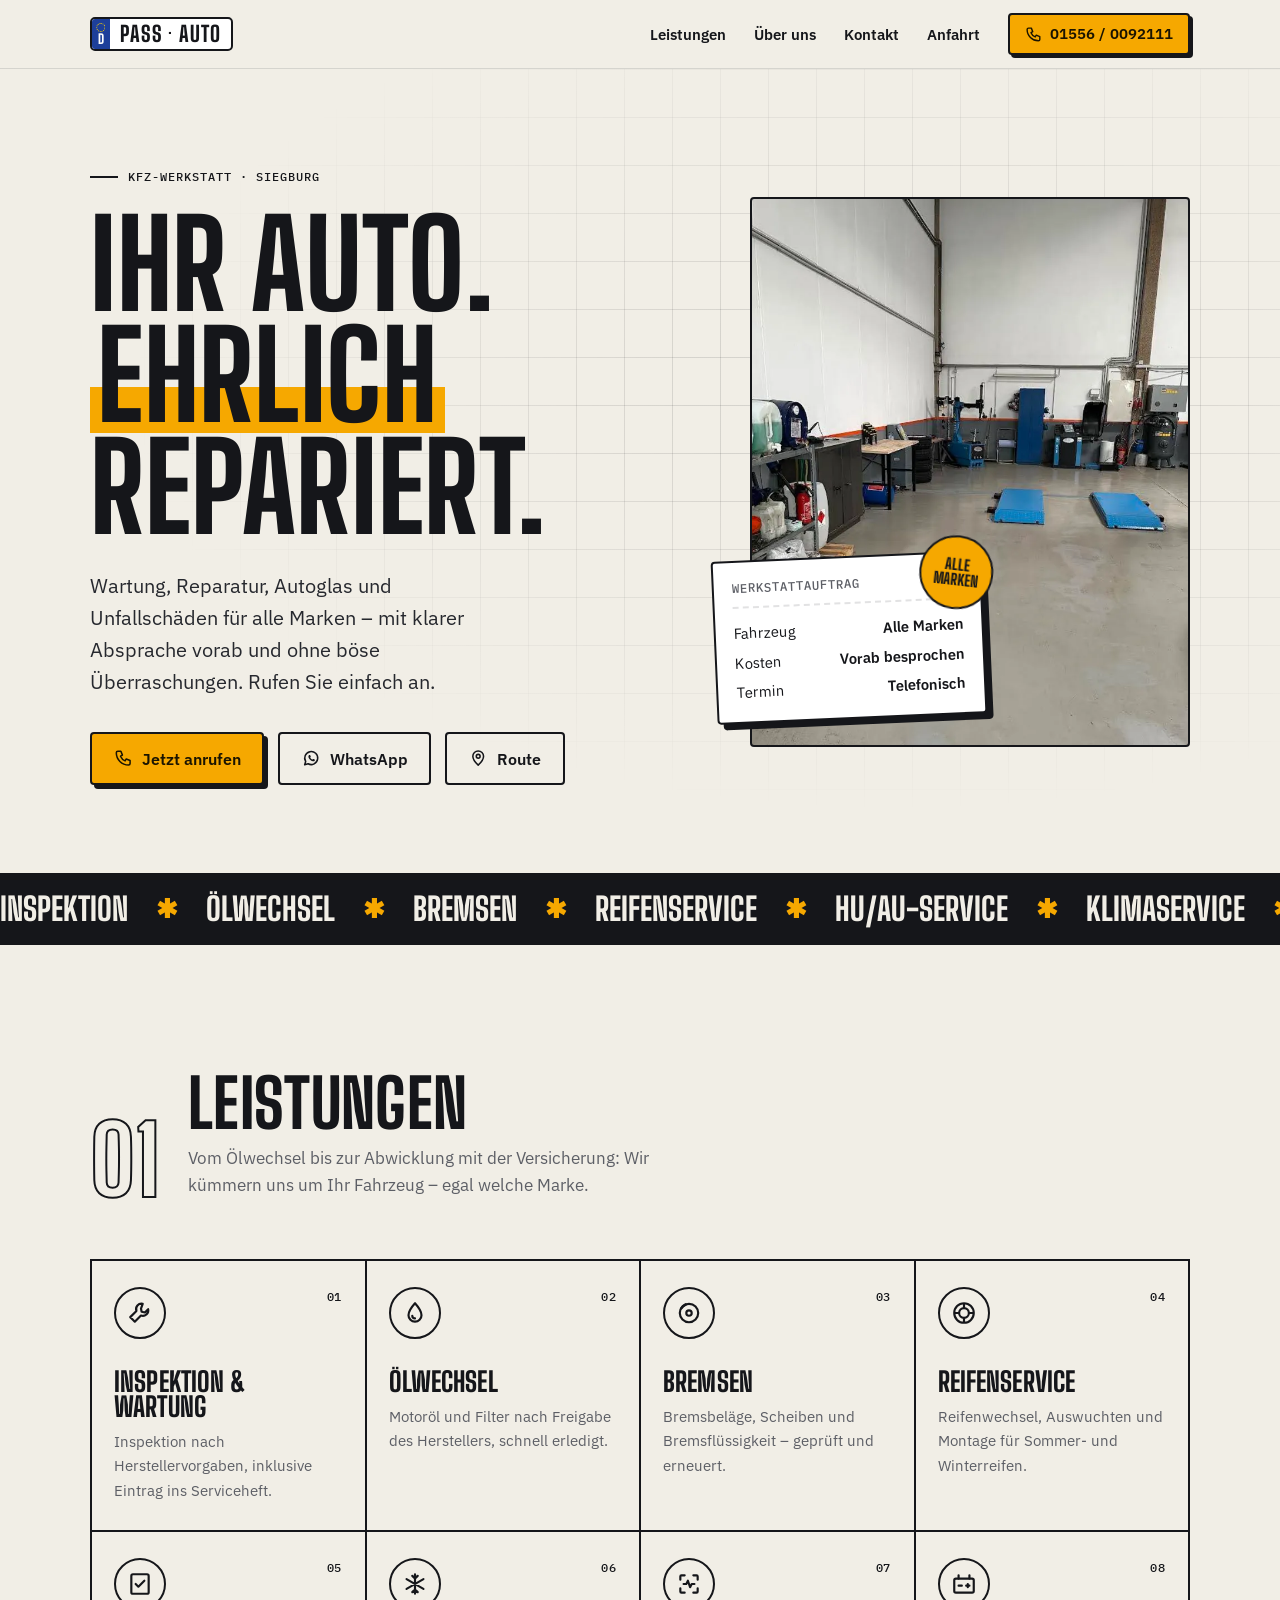
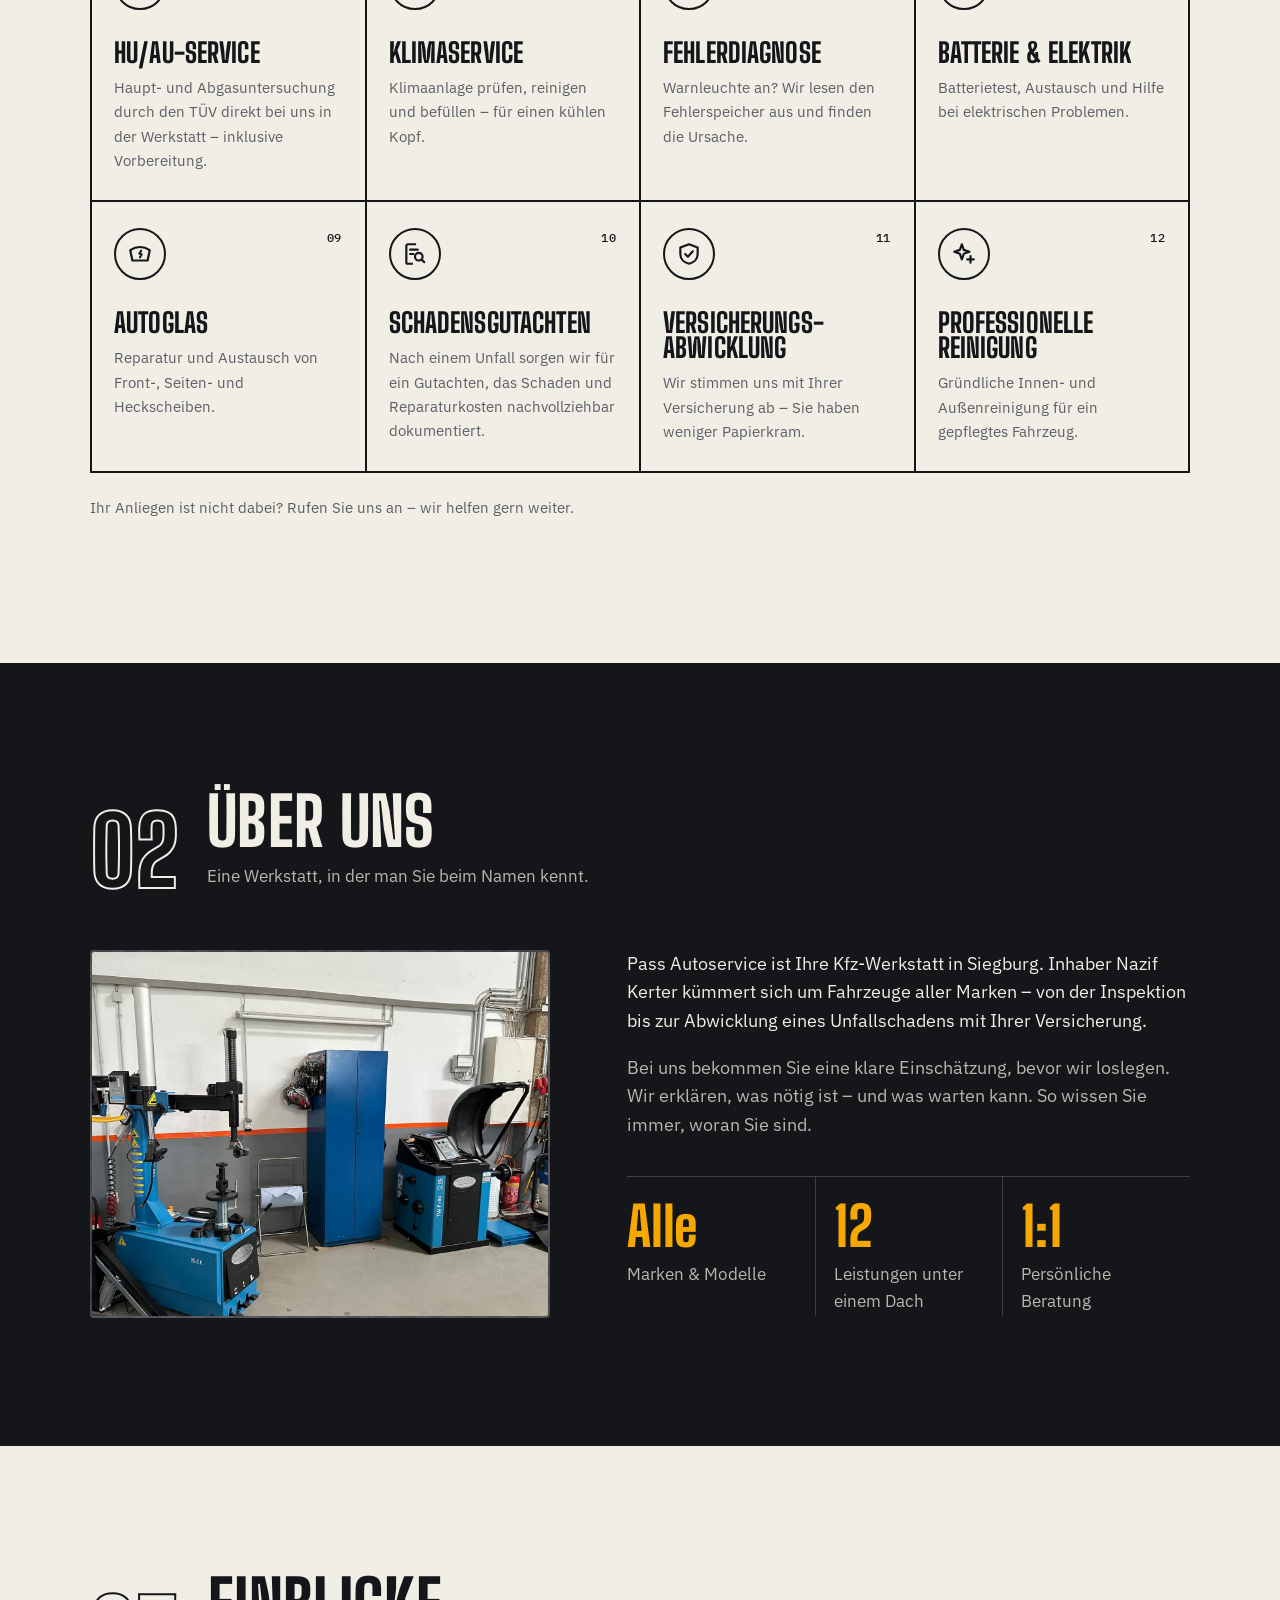
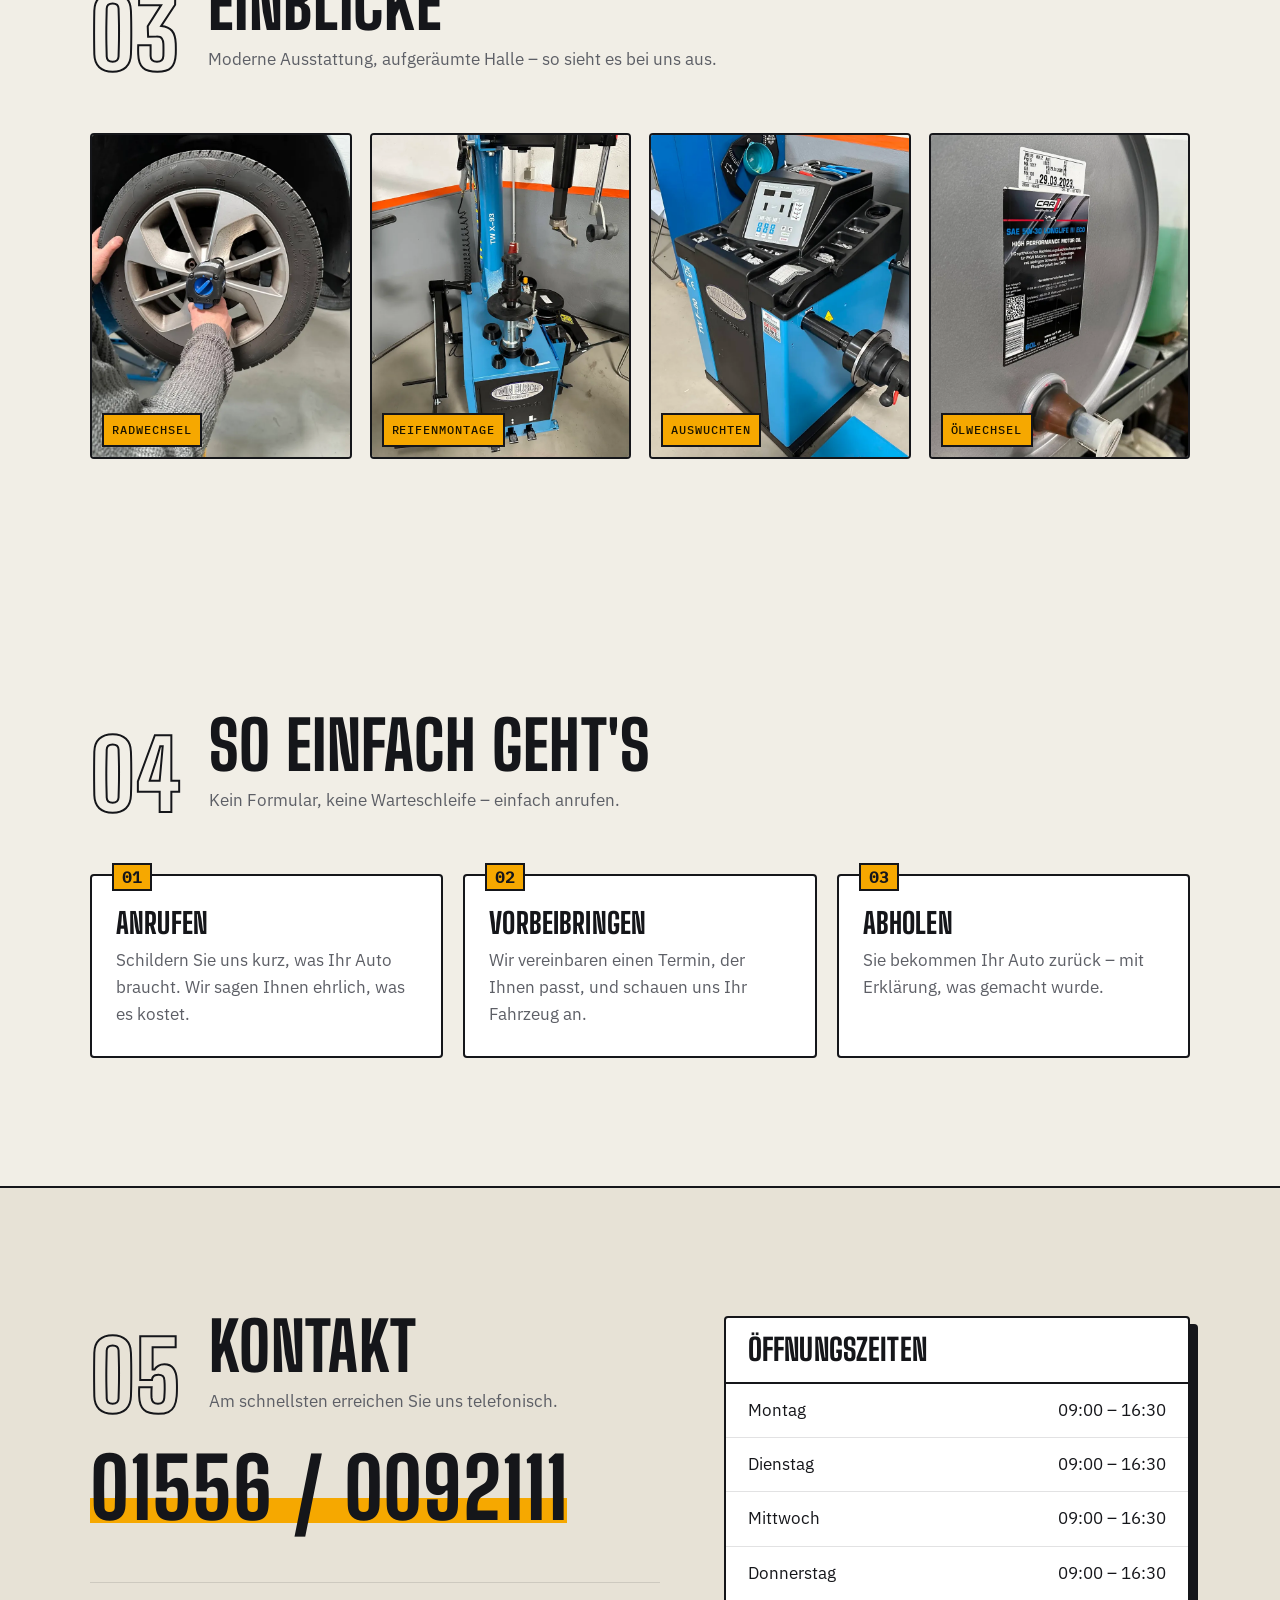
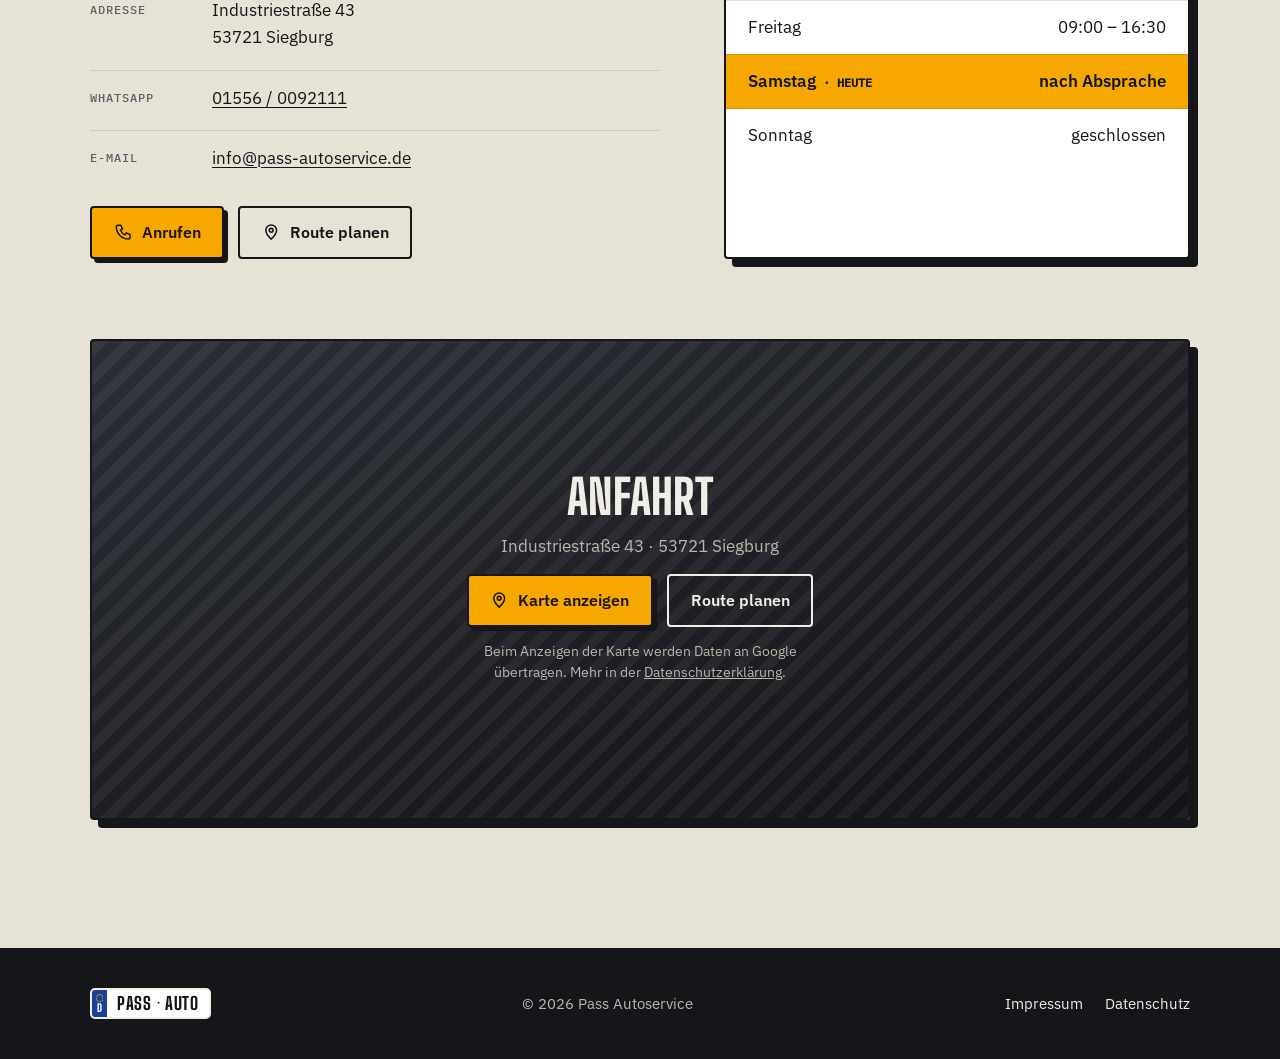
<file: public/index.html>
<!doctype html>
<html lang="de" class="no-js">
<head>
  <meta charset="utf-8">
  <meta name="viewport" content="width=device-width, initial-scale=1">
  <title>Pass Autoservice – Kfz-Werkstatt in Siegburg</title>
  <meta name="description" content="Pass Autoservice in Siegburg: Inspektion, Reparatur, HU/AU, Autoglas, Schadensgutachten und Versicherungsabwicklung für alle Marken. Preis vorab besprochen – rufen Sie uns an.">
  <meta name="theme-color" content="#15161a">
  <link rel="canonical" href="https://pass-autoservice.de/">
  <link rel="icon" href="assets/img/favicon.svg" type="image/svg+xml">
  <link rel="preload" href="assets/fonts/big-shoulders-display-latin-800-normal.woff2" as="font" type="font/woff2" crossorigin>
  <link rel="preload" href="assets/fonts/ibm-plex-sans-latin-400-normal.woff2" as="font" type="font/woff2" crossorigin>
  <link rel="stylesheet" href="assets/styles.css">

  <meta property="og:type" content="website">
  <meta property="og:title" content="Pass Autoservice – Kfz-Werkstatt in Siegburg">
  <meta property="og:description" content="Inspektion, Reparatur, HU/AU, Autoglas und Unfallschäden für alle Marken – in Siegburg.">
  <meta property="og:url" content="https://pass-autoservice.de/">
  <meta property="og:locale" content="de_DE">

  <!-- Adresse, Telefon, Öffnungszeiten müssen mit dem sichtbaren Inhalt übereinstimmen -->
  <script type="application/ld+json">
  {
    "@context": "https://schema.org",
    "@type": "AutoRepair",
    "name": "Pass Autoservice",
    "url": "https://pass-autoservice.de/",
    "telephone": "+49 1556 0092111",
    "address": {
      "@type": "PostalAddress",
      "streetAddress": "Industriestraße 43",
      "postalCode": "53721",
      "addressLocality": "Siegburg",
      "addressCountry": "DE"
    },
    "geo": { "@type": "GeoCoordinates", "latitude": 50.800430, "longitude": 7.194576 },
    "openingHoursSpecification": [
      { "@type": "OpeningHoursSpecification", "dayOfWeek": ["Monday","Tuesday","Wednesday","Thursday","Friday"], "opens": "09:00", "closes": "16:30" }
    ]
  }
  </script>
</head>
<body>

<!-- Icon-Sprite -->
<svg width="0" height="0" style="position:absolute" aria-hidden="true">
  <defs>
    <symbol id="i-phone" viewBox="0 0 24 24"><path fill="none" stroke="currentColor" stroke-width="2" stroke-linejoin="round" d="M5 3h4l2 5-2.5 1.5a11 11 0 0 0 6 6L16 13l5 2v4a2 2 0 0 1-2 2A16 16 0 0 1 3 5a2 2 0 0 1 2-2z"/></symbol>
    <symbol id="i-whatsapp" viewBox="0 0 24 24"><path fill="none" stroke="currentColor" stroke-width="2" stroke-linejoin="round" d="M3.5 20.5l1.3-4.2A8.5 8.5 0 1 1 8 19.3z"/><path fill="currentColor" d="M9 8.2c.2-.4.4-.4.7-.4h.5c.2 0 .4 0 .5.4l.7 1.6c.1.2 0 .4-.1.6l-.5.6c-.1.1-.2.3 0 .5.5.9 1.4 1.8 2.4 2.3.2.1.4.1.5 0l.6-.7c.2-.2.4-.2.6-.1l1.6.7c.3.1.3.3.3.5 0 .9-.7 1.7-1.6 1.8-1 .1-2.4-.2-4.2-1.7-1.6-1.4-2.4-3-2.6-4-.2-.9.1-1.6.6-2.1z"/></symbol>
    <symbol id="i-route" viewBox="0 0 24 24"><path fill="none" stroke="currentColor" stroke-width="2" stroke-linejoin="round" d="M12 21s-7-6.2-7-11.5a7 7 0 0 1 14 0C19 14.8 12 21 12 21z"/><circle cx="12" cy="9.5" r="2.5" fill="none" stroke="currentColor" stroke-width="2"/></symbol>
    <symbol id="i-wrench" viewBox="0 0 24 24"><path fill="none" stroke="currentColor" stroke-width="2" stroke-linejoin="round" d="M14.5 3.5a5 5 0 0 0-5.8 6.6L3 15.8 5.2 18l2 2 5.7-5.7a5 5 0 0 0 6.6-5.8l-3 3-3-.6-.6-3z"/></symbol>
    <symbol id="i-oil" viewBox="0 0 24 24"><path fill="none" stroke="currentColor" stroke-width="2" stroke-linejoin="round" d="M12 3s-6 6.6-6 11a6 6 0 0 0 12 0c0-4.4-6-11-6-11z"/><path fill="none" stroke="currentColor" stroke-width="2" stroke-linecap="round" d="M9.5 14.5a2.5 2.5 0 0 0 2.5 2.5"/></symbol>
    <symbol id="i-brake" viewBox="0 0 24 24"><circle cx="12" cy="12" r="8.5" fill="none" stroke="currentColor" stroke-width="2"/><circle cx="12" cy="12" r="2.5" fill="none" stroke="currentColor" stroke-width="2"/><path fill="none" stroke="currentColor" stroke-width="2.5" stroke-linecap="round" d="M5 7.5A8.5 8.5 0 0 1 9 4.2"/></symbol>
    <symbol id="i-tire" viewBox="0 0 24 24"><circle cx="12" cy="12" r="9" fill="none" stroke="currentColor" stroke-width="2"/><circle cx="12" cy="12" r="4.5" fill="none" stroke="currentColor" stroke-width="2"/><path fill="none" stroke="currentColor" stroke-width="2" d="M12 3v4.5M12 16.5V21M3 12h4.5M16.5 12H21"/></symbol>
    <symbol id="i-check" viewBox="0 0 24 24"><rect x="4" y="3" width="16" height="18" rx="1.5" fill="none" stroke="currentColor" stroke-width="2"/><path fill="none" stroke="currentColor" stroke-width="2" stroke-linecap="round" stroke-linejoin="round" d="M8 12l2.5 2.5L16 9"/></symbol>
    <symbol id="i-snow" viewBox="0 0 24 24"><path fill="none" stroke="currentColor" stroke-width="2" stroke-linecap="round" d="M12 3v18M4.2 7.5l15.6 9M4.2 16.5l15.6-9M9.5 4.5 12 7l2.5-2.5M9.5 19.5 12 17l2.5 2.5"/></symbol>
    <symbol id="i-scan" viewBox="0 0 24 24"><path fill="none" stroke="currentColor" stroke-width="2" stroke-linecap="round" stroke-linejoin="round" d="M4 8V5a1 1 0 0 1 1-1h3M16 4h3a1 1 0 0 1 1 1v3M20 16v3a1 1 0 0 1-1 1h-3M8 20H5a1 1 0 0 1-1-1v-3M7 12h2.5l1.5-3 2 6 1.5-3H17"/></symbol>
    <symbol id="i-glass" viewBox="0 0 24 24"><path fill="none" stroke="currentColor" stroke-width="2" stroke-linejoin="round" d="M3 8.5C5.8 6.6 8.8 5.5 12 5.5s6.2 1.1 9 3l-2 9.5H5z"/><path fill="none" stroke="currentColor" stroke-width="2" stroke-linecap="round" stroke-linejoin="round" d="M13 9l-1.5 2.5 2 1-1.5 2.5"/></symbol>
    <symbol id="i-search" viewBox="0 0 24 24"><path fill="none" stroke="currentColor" stroke-width="2" stroke-linejoin="round" d="M13 3H5.5A1.5 1.5 0 0 0 4 4.5v15A1.5 1.5 0 0 0 5.5 21H10"/><path fill="none" stroke="currentColor" stroke-width="2" stroke-linecap="round" d="M7.5 8h7M7.5 12h3"/><circle cx="15.5" cy="14.5" r="3.5" fill="none" stroke="currentColor" stroke-width="2"/><path fill="none" stroke="currentColor" stroke-width="2" stroke-linecap="round" d="M18 17l2.5 2.5"/></symbol>
    <symbol id="i-shield" viewBox="0 0 24 24"><path fill="none" stroke="currentColor" stroke-width="2" stroke-linejoin="round" d="M12 3l8 3v6c0 4.5-3.4 8-8 9-4.6-1-8-4.5-8-9V6z"/><path fill="none" stroke="currentColor" stroke-width="2" stroke-linecap="round" stroke-linejoin="round" d="M8.5 12l2.5 2.5 4.5-5"/></symbol>
    <symbol id="i-sparkle" viewBox="0 0 24 24"><path fill="none" stroke="currentColor" stroke-width="2" stroke-linejoin="round" d="M10 3l1.8 5.2L17 10l-5.2 1.8L10 17l-1.8-5.2L3 10l5.2-1.8z"/><path fill="none" stroke="currentColor" stroke-width="2" stroke-linecap="round" d="M18 14v6M15 17h6"/></symbol>
    <symbol id="i-battery" viewBox="0 0 24 24"><rect x="3" y="7" width="18" height="13" rx="1.5" fill="none" stroke="currentColor" stroke-width="2"/><path fill="none" stroke="currentColor" stroke-width="2" stroke-linecap="round" d="M7 4v3M17 4v3M7 13.5h3M14 13.5h3M15.5 12v3"/></symbol>
  </defs>
</svg>

<header class="site-header">
  <div class="wrap">
    <a class="plate" href="#top" aria-label="Pass Autoservice – zum Seitenanfang">
      <span class="plate__eu" aria-hidden="true">D</span>
      <span class="plate__txt">PASS · AUTO</span>
    </a>
    <nav class="nav" aria-label="Hauptnavigation">
      <a href="#leistungen">Leistungen</a>
      <a href="#ueber-uns">Über uns</a>
      <a href="#kontakt">Kontakt</a>
      <a href="#anfahrt">Anfahrt</a>
      <a class="btn btn--signal" href="tel:+4915560092111"><svg aria-hidden="true"><use href="#i-phone"/></svg>01556 / 0092111</a>
    </nav>
  </div>
</header>

<main id="top">

  <!-- ============ HERO ============ -->
  <section class="hero">
    <div class="wrap">
      <div>
        <p class="hero__kicker mono reveal-load">Kfz-Werkstatt · Siegburg</p>
        <h1 class="reveal-load">Ihr Auto.<br><span class="hl">Ehrlich</span><br>repariert.</h1>
        <p class="hero__lead reveal-load">Wartung, Reparatur, Autoglas und Unfallschäden für alle Marken – mit klarer Absprache vorab und ohne böse Überraschungen. Rufen Sie einfach an.</p>
        <div class="hero__cta reveal-load">
          <a class="btn btn--signal" href="tel:+4915560092111"><svg aria-hidden="true"><use href="#i-phone"/></svg>Jetzt anrufen</a>
          <a class="btn btn--ghost" href="https://wa.me/4915560092111" target="_blank" rel="noopener"><svg aria-hidden="true"><use href="#i-whatsapp"/></svg>WhatsApp</a>
          <a class="btn btn--ghost" href="https://www.google.com/maps/dir/?api=1&amp;destination=50.800430%2C7.194576" target="_blank" rel="noopener"><svg aria-hidden="true"><use href="#i-route"/></svg>Route</a>
        </div>
      </div>

      <div class="hero__media reveal-load">
        <img class="photo" src="assets/img/werkstatt-halle.webp" alt="Werkstatthalle von Pass Autoservice in Siegburg mit Hebebühne, Reifenmontiermaschine und Wuchtmaschine" width="784" height="980" fetchpriority="high">
        <div class="ticket" aria-hidden="true">
          <div class="ticket__stamp">Alle<br>Marken</div>
          <div class="ticket__head mono"><span>Werkstattauftrag</span></div>
          <div class="ticket__row"><span>Fahrzeug</span><b>Alle Marken</b></div>
          <div class="ticket__row"><span>Kosten</span><b>Vorab besprochen</b></div>
          <div class="ticket__row"><span>Termin</span><b>Telefonisch</b></div>
        </div>
      </div>
    </div>
  </section>

  <!-- ============ LAUFBAND ============ -->
  <div class="ticker" aria-hidden="true">
    <div class="ticker__track">
      <span>Inspektion</span><span>Ölwechsel</span><span>Bremsen</span><span>Reifenservice</span><span>HU/AU-Service</span><span>Klimaservice</span><span>Fehlerdiagnose</span><span>Autoglas</span><span>Schadensgutachten</span><span>Versicherungsabwicklung</span><span>Reinigung</span>
      <span>Inspektion</span><span>Ölwechsel</span><span>Bremsen</span><span>Reifenservice</span><span>HU/AU-Service</span><span>Klimaservice</span><span>Fehlerdiagnose</span><span>Autoglas</span><span>Schadensgutachten</span><span>Versicherungsabwicklung</span><span>Reinigung</span>
    </div>
  </div>

  <!-- ============ LEISTUNGEN ============ -->
  <section class="section" id="leistungen">
    <div class="wrap">
      <div class="section__head reveal">
        <span class="section__num" aria-hidden="true">01</span>
        <h2>Leistungen</h2>
        <p>Vom Ölwechsel bis zur Abwicklung mit der Versicherung: Wir kümmern uns um Ihr Fahrzeug – egal welche Marke.</p>
      </div>

      <div class="services">
        <article class="service reveal">
          <div class="service__top"><span class="service__icon"><svg aria-hidden="true"><use href="#i-wrench"/></svg></span><span class="mono">01</span></div>
          <h3>Inspektion &amp; Wartung</h3>
          <p>Inspektion nach Herstellervorgaben, inklusive Eintrag ins Serviceheft.</p>
        </article>
        <article class="service reveal">
          <div class="service__top"><span class="service__icon"><svg aria-hidden="true"><use href="#i-oil"/></svg></span><span class="mono">02</span></div>
          <h3>Ölwechsel</h3>
          <p>Motoröl und Filter nach Freigabe des Herstellers, schnell erledigt.</p>
        </article>
        <article class="service reveal">
          <div class="service__top"><span class="service__icon"><svg aria-hidden="true"><use href="#i-brake"/></svg></span><span class="mono">03</span></div>
          <h3>Bremsen</h3>
          <p>Bremsbeläge, Scheiben und Bremsflüssigkeit – geprüft und erneuert.</p>
        </article>
        <article class="service reveal">
          <div class="service__top"><span class="service__icon"><svg aria-hidden="true"><use href="#i-tire"/></svg></span><span class="mono">04</span></div>
          <h3>Reifenservice</h3>
          <p>Reifenwechsel, Auswuchten und Montage für Sommer- und Winterreifen.</p>
        </article>
        <article class="service reveal">
          <div class="service__top"><span class="service__icon"><svg aria-hidden="true"><use href="#i-check"/></svg></span><span class="mono">05</span></div>
          <h3>HU/AU-Service</h3>
          <p>Haupt- und Abgasuntersuchung durch den TÜV direkt bei uns in der Werkstatt – inklusive Vorbereitung.</p>
        </article>
        <article class="service reveal">
          <div class="service__top"><span class="service__icon"><svg aria-hidden="true"><use href="#i-snow"/></svg></span><span class="mono">06</span></div>
          <h3>Klimaservice</h3>
          <p>Klimaanlage prüfen, reinigen und befüllen – für einen kühlen Kopf.</p>
        </article>
        <article class="service reveal">
          <div class="service__top"><span class="service__icon"><svg aria-hidden="true"><use href="#i-scan"/></svg></span><span class="mono">07</span></div>
          <h3>Fehlerdiagnose</h3>
          <p>Warnleuchte an? Wir lesen den Fehlerspeicher aus und finden die Ursache.</p>
        </article>
        <article class="service reveal">
          <div class="service__top"><span class="service__icon"><svg aria-hidden="true"><use href="#i-battery"/></svg></span><span class="mono">08</span></div>
          <h3>Batterie &amp; Elektrik</h3>
          <p>Batterietest, Austausch und Hilfe bei elektrischen Problemen.</p>
        </article>
        <article class="service reveal">
          <div class="service__top"><span class="service__icon"><svg aria-hidden="true"><use href="#i-glass"/></svg></span><span class="mono">09</span></div>
          <h3>Autoglas</h3>
          <p>Reparatur und Austausch von Front-, Seiten- und Heckscheiben.</p>
        </article>
        <article class="service reveal">
          <div class="service__top"><span class="service__icon"><svg aria-hidden="true"><use href="#i-search"/></svg></span><span class="mono">10</span></div>
          <h3>Schadens&shy;gutachten</h3>
          <p>Nach einem Unfall sorgen wir für ein Gutachten, das Schaden und Reparaturkosten nachvollziehbar dokumentiert.</p>
        </article>
        <article class="service reveal">
          <div class="service__top"><span class="service__icon"><svg aria-hidden="true"><use href="#i-shield"/></svg></span><span class="mono">11</span></div>
          <h3>Versicherungs&shy;abwicklung</h3>
          <p>Wir stimmen uns mit Ihrer Versicherung ab – Sie haben weniger Papierkram.</p>
        </article>
        <article class="service reveal">
          <div class="service__top"><span class="service__icon"><svg aria-hidden="true"><use href="#i-sparkle"/></svg></span><span class="mono">12</span></div>
          <h3>Professionelle Reinigung</h3>
          <p>Gründliche Innen- und Außenreinigung für ein gepflegtes Fahrzeug.</p>
        </article>
      </div>
      <p class="services__note">Ihr Anliegen ist nicht dabei? Rufen Sie uns an – wir helfen gern weiter.</p>
    </div>
  </section>

  <!-- ============ ÜBER UNS ============ -->
  <section class="section dark" id="ueber-uns">
    <div class="wrap">
      <div class="section__head reveal">
        <span class="section__num" aria-hidden="true">02</span>
        <h2>Über uns</h2>
        <p>Eine Werkstatt, in der man Sie beim Namen kennt.</p>
      </div>

      <div class="about">
        <img class="photo reveal" src="assets/img/werkstatt-maschinen.webp" alt="Reifenmontiermaschine, Werkzeugschrank und Wuchtmaschine in der Werkstatt" width="1400" height="1120" loading="lazy">

        <div class="about__text reveal">
          <p>Pass Autoservice ist Ihre Kfz-Werkstatt in Siegburg. Inhaber Nazif Kerter kümmert sich um Fahrzeuge aller Marken – von der Inspektion bis zur Abwicklung eines Unfallschadens mit Ihrer Versicherung.</p>
          <p class="muted">Bei uns bekommen Sie eine klare Einschätzung, bevor wir loslegen. Wir erklären, was nötig ist – und was warten kann. So wissen Sie immer, woran Sie sind.</p>

          <div class="facts">
            <div class="fact"><div class="fact__val">Alle</div><div class="fact__lbl">Marken &amp; Modelle</div></div>
            <div class="fact"><div class="fact__val">12</div><div class="fact__lbl">Leistungen unter einem Dach</div></div>
            <div class="fact"><div class="fact__val">1:1</div><div class="fact__lbl">Persönliche Beratung</div></div>
          </div>
        </div>
      </div>
    </div>
  </section>

  <!-- ============ EINBLICKE ============ -->
  <section class="section" id="werkstatt">
    <div class="wrap">
      <div class="section__head reveal">
        <span class="section__num" aria-hidden="true">03</span>
        <h2>Einblicke</h2>
        <p>Moderne Ausstattung, aufgeräumte Halle – so sieht es bei uns aus.</p>
      </div>
      <div class="gallery">
        <figure class="reveal"><img src="assets/img/galerie-radwechsel.webp" alt="Radwechsel mit dem Schlagschrauber" width="800" height="1000" loading="lazy"><figcaption class="mono">Radwechsel</figcaption></figure>
        <figure class="reveal"><img src="assets/img/galerie-reifenmontage.webp" alt="Reifenmontiermaschine in der Werkstatt" width="800" height="1000" loading="lazy"><figcaption class="mono">Reifenmontage</figcaption></figure>
        <figure class="reveal"><img src="assets/img/galerie-wuchtmaschine.webp" alt="Wuchtmaschine zum Auswuchten der Räder" width="800" height="1000" loading="lazy"><figcaption class="mono">Auswuchten</figcaption></figure>
        <figure class="reveal"><img src="assets/img/galerie-motoroel.webp" alt="Motoröl im Fass für den Ölwechsel" width="800" height="1000" loading="lazy"><figcaption class="mono">Ölwechsel</figcaption></figure>
      </div>
    </div>
  </section>

  <!-- ============ ABLAUF ============ -->
  <section class="section" id="ablauf">
    <div class="wrap">
      <div class="section__head reveal">
        <span class="section__num" aria-hidden="true">04</span>
        <h2>So einfach geht's</h2>
        <p>Kein Formular, keine Warteschleife – einfach anrufen.</p>
      </div>
      <div class="steps">
        <div class="step reveal"><h3>Anrufen</h3><p>Schildern Sie uns kurz, was Ihr Auto braucht. Wir sagen Ihnen ehrlich, was es kostet.</p></div>
        <div class="step reveal"><h3>Vorbeibringen</h3><p>Wir vereinbaren einen Termin, der Ihnen passt, und schauen uns Ihr Fahrzeug an.</p></div>
        <div class="step reveal"><h3>Abholen</h3><p>Sie bekommen Ihr Auto zurück – mit Erklärung, was gemacht wurde.</p></div>
      </div>
    </div>
  </section>

  <!-- ============ KONTAKT ============ -->
  <section class="section contact" id="kontakt">
    <div class="wrap contact__grid">
      <div class="reveal">
        <div class="section__head" style="margin-bottom:24px">
          <span class="section__num" aria-hidden="true">05</span>
          <h2>Kontakt</h2>
          <p>Am schnellsten erreichen Sie uns telefonisch.</p>
        </div>

        <a class="bigphone" href="tel:+4915560092111">01556 / 0092111</a>

        <div class="contact__lines">
          <div class="contact__line"><span class="mono">Adresse</span>
            <span>Industriestraße 43<br>53721 Siegburg</span></div>
          <div class="contact__line"><span class="mono">WhatsApp</span>
            <a href="https://wa.me/4915560092111" target="_blank" rel="noopener">01556 / 0092111</a></div>
          <div class="contact__line"><span class="mono">E-Mail</span>
            <a href="mailto:info@pass-autoservice.de">info@pass-autoservice.de</a></div>
        </div>

        <div class="hero__cta">
          <a class="btn btn--signal" href="tel:+4915560092111"><svg aria-hidden="true"><use href="#i-phone"/></svg>Anrufen</a>
          <a class="btn btn--ghost" href="https://www.google.com/maps/dir/?api=1&amp;destination=50.800430%2C7.194576" target="_blank" rel="noopener"><svg aria-hidden="true"><use href="#i-route"/></svg>Route planen</a>
        </div>
      </div>

      <div class="hours reveal">
        <div class="hours__head"><h3>Öffnungszeiten</h3></div>
        <table>
          <tbody>
            <tr data-days="1"><td>Montag</td><td>09:00 – 16:30</td></tr>
            <tr data-days="2"><td>Dienstag</td><td>09:00 – 16:30</td></tr>
            <tr data-days="3"><td>Mittwoch</td><td>09:00 – 16:30</td></tr>
            <tr data-days="4"><td>Donnerstag</td><td>09:00 – 16:30</td></tr>
            <tr data-days="5"><td>Freitag</td><td>09:00 – 16:30</td></tr>
            <tr data-days="6"><td>Samstag</td><td>nach Absprache</td></tr>
            <tr data-days="0"><td>Sonntag</td><td>geschlossen</td></tr>
          </tbody>
        </table>
      </div>
    </div>

    <!-- Karte erst nach Klick laden (keine Datenübertragung an Google ohne Einwilligung) -->
    <div class="wrap">
      <div class="map reveal" id="anfahrt">
        <div class="map__consent" data-map-src="https://www.google.com/maps?q=50.800430%2C7.194576&amp;z=17&amp;output=embed">
          <h3>Anfahrt</h3>
          <p>Industriestraße 43 · 53721 Siegburg</p>
          <div class="hero__cta">
            <button class="btn btn--signal" type="button" data-map-load><svg aria-hidden="true"><use href="#i-route"/></svg>Karte anzeigen</button>
            <a class="btn btn--ghost" href="https://www.google.com/maps/dir/?api=1&amp;destination=50.800430%2C7.194576" target="_blank" rel="noopener">Route planen</a>
          </div>
          <p class="map__note">Beim Anzeigen der Karte werden Daten an Google übertragen. Mehr in der <a href="datenschutz.html">Datenschutzerklärung</a>.</p>
        </div>
      </div>
    </div>
  </section>

</main>

<footer class="site-footer">
  <div class="wrap">
    <span class="plate"><span class="plate__eu" aria-hidden="true">D</span><span class="plate__txt">PASS · AUTO</span></span>
    <span>© <span data-year>2026</span> Pass Autoservice</span>
    <nav aria-label="Rechtliches">
      <a href="impressum.html">Impressum</a>
      <a href="datenschutz.html">Datenschutz</a>
    </nav>
  </div>
</footer>

<!-- Mobile: feste Kontaktleiste -->
<nav class="callbar" aria-label="Schnellkontakt">
  <a href="tel:+4915560092111"><svg aria-hidden="true"><use href="#i-phone"/></svg>Anrufen</a>
  <a href="https://wa.me/4915560092111" target="_blank" rel="noopener"><svg aria-hidden="true"><use href="#i-whatsapp"/></svg>WhatsApp</a>
  <a href="https://www.google.com/maps/dir/?api=1&amp;destination=50.800430%2C7.194576" target="_blank" rel="noopener"><svg aria-hidden="true"><use href="#i-route"/></svg>Route</a>
</nav>

<script src="assets/script.js" defer></script>
</body>
</html>
</file>
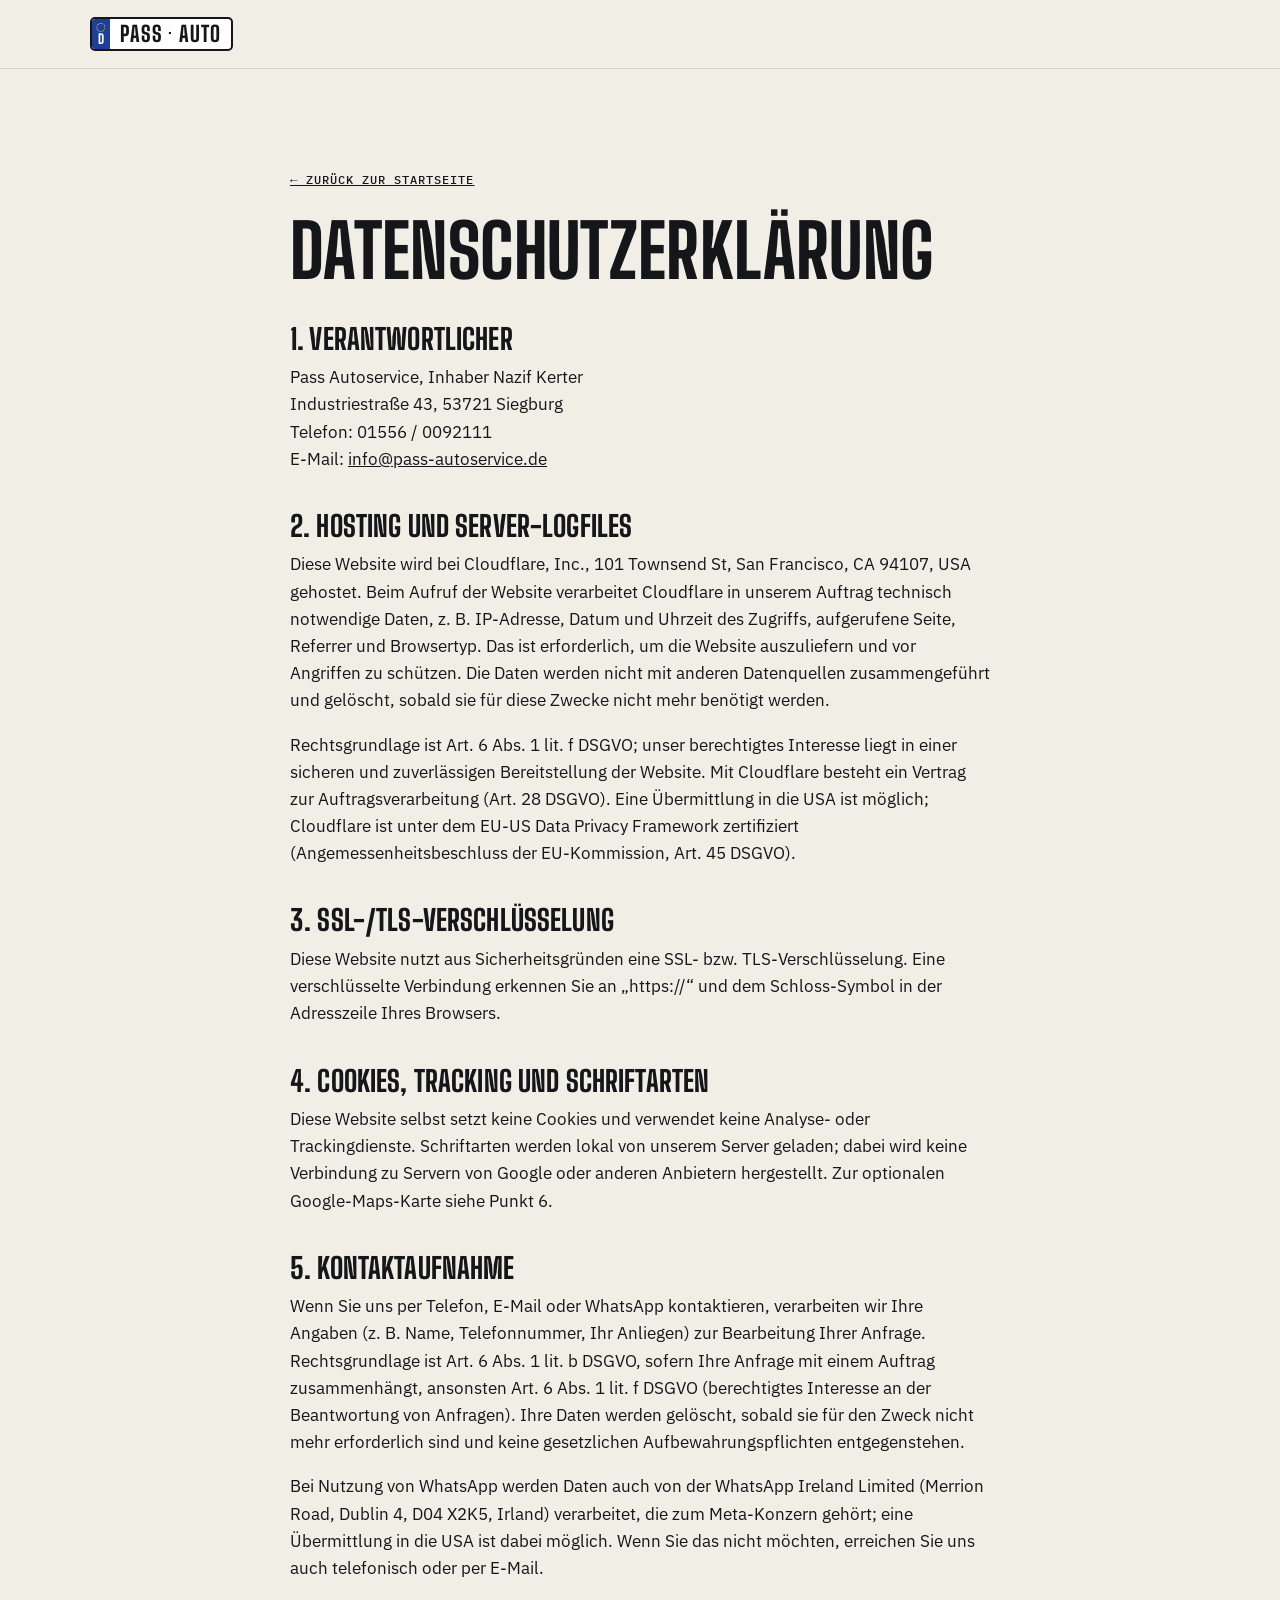
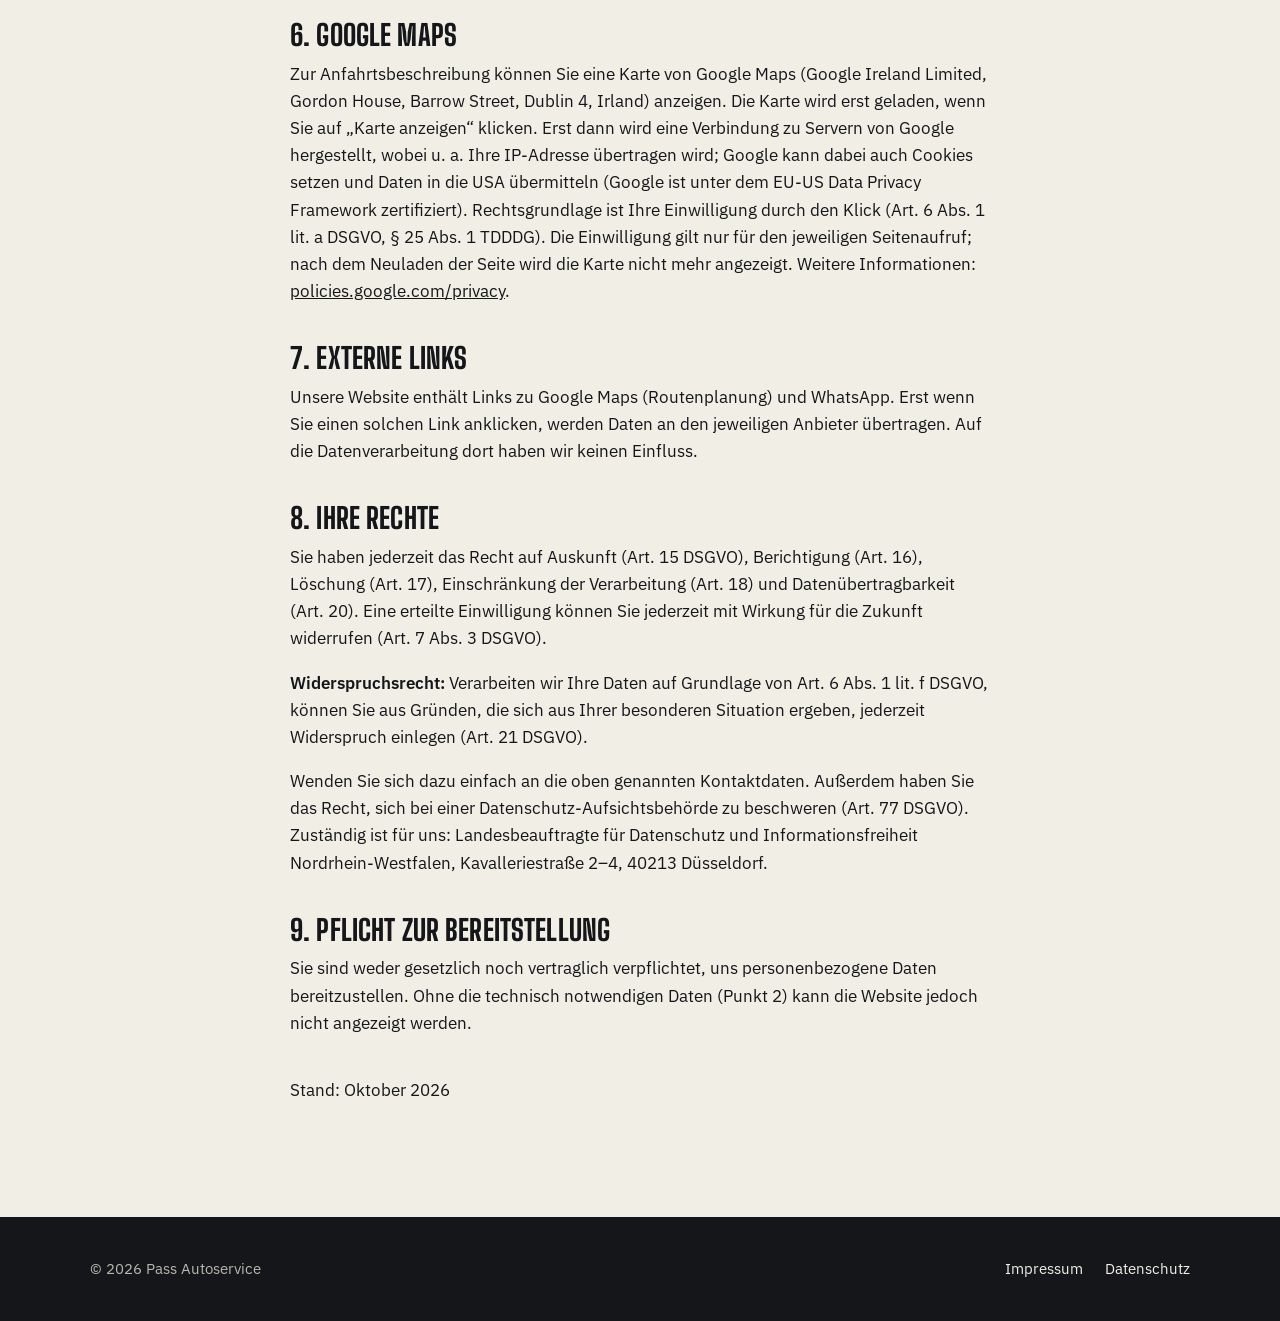
<file: public/datenschutz.html>
<!doctype html>
<html lang="de">
<head>
  <meta charset="utf-8">
  <meta name="viewport" content="width=device-width, initial-scale=1">
  <title>Datenschutz – Pass Autoservice</title>
  <meta name="robots" content="noindex, follow">
  <link rel="icon" href="assets/img/favicon.svg" type="image/svg+xml">
  <link rel="stylesheet" href="assets/styles.css">
</head>
<body>
<header class="site-header">
  <div class="wrap">
    <a class="plate" href="index.html" aria-label="Pass Autoservice – Startseite">
      <span class="plate__eu" aria-hidden="true">D</span><span class="plate__txt">PASS · AUTO</span>
    </a>
  </div>
</header>

<main class="legal">
  <div class="wrap">
    <a class="back mono" href="index.html">← Zurück zur Startseite</a>
    <h1>Datenschutz&shy;erklärung</h1>

    <!-- Grundlage: Hosting auf Cloudflare Pages, keine Cookies, kein Tracking, lokal gehostete Schriften,
         Google-Maps-Karte erst nach Klick, externe Links zu Google Maps und WhatsApp.
         Wird ein neuer Dienst eingebunden (Analytics, Formular, Social Media …), diese Seite anpassen. -->

    <h2>1. Verantwortlicher</h2>
    <p>
      Pass Autoservice, Inhaber Nazif Kerter<br>
      Industriestraße 43, 53721 Siegburg<br>
      Telefon: 01556 / 0092111<br>
      E-Mail: <a href="mailto:info@pass-autoservice.de">info@pass-autoservice.de</a>
    </p>

    <h2>2. Hosting und Server-Logfiles</h2>
    <p>Diese Website wird bei Cloudflare, Inc., 101 Townsend St, San Francisco, CA 94107, USA gehostet. Beim Aufruf der Website verarbeitet Cloudflare in unserem Auftrag technisch notwendige Daten, z. B. IP-Adresse, Datum und Uhrzeit des Zugriffs, aufgerufene Seite, Referrer und Browsertyp. Das ist erforderlich, um die Website auszuliefern und vor Angriffen zu schützen. Die Daten werden nicht mit anderen Datenquellen zusammengeführt und gelöscht, sobald sie für diese Zwecke nicht mehr benötigt werden.</p>
    <p>Rechtsgrundlage ist Art. 6 Abs. 1 lit. f DSGVO; unser berechtigtes Interesse liegt in einer sicheren und zuverlässigen Bereitstellung der Website. Mit Cloudflare besteht ein Vertrag zur Auftragsverarbeitung (Art. 28 DSGVO). Eine Übermittlung in die USA ist möglich; Cloudflare ist unter dem EU-US Data Privacy Framework zertifiziert (Angemessenheitsbeschluss der EU-Kommission, Art. 45 DSGVO).</p>

    <h2>3. SSL-/TLS-Verschlüsselung</h2>
    <p>Diese Website nutzt aus Sicherheitsgründen eine SSL- bzw. TLS-Verschlüsselung. Eine verschlüsselte Verbindung erkennen Sie an „https://“ und dem Schloss-Symbol in der Adresszeile Ihres Browsers.</p>

    <h2>4. Cookies, Tracking und Schriftarten</h2>
    <p>Diese Website selbst setzt keine Cookies und verwendet keine Analyse- oder Trackingdienste. Schriftarten werden lokal von unserem Server geladen; dabei wird keine Verbindung zu Servern von Google oder anderen Anbietern hergestellt. Zur optionalen Google-Maps-Karte siehe Punkt 6.</p>

    <h2>5. Kontaktaufnahme</h2>
    <p>Wenn Sie uns per Telefon, E-Mail oder WhatsApp kontaktieren, verarbeiten wir Ihre Angaben (z. B. Name, Telefonnummer, Ihr Anliegen) zur Bearbeitung Ihrer Anfrage. Rechtsgrundlage ist Art. 6 Abs. 1 lit. b DSGVO, sofern Ihre Anfrage mit einem Auftrag zusammenhängt, ansonsten Art. 6 Abs. 1 lit. f DSGVO (berechtigtes Interesse an der Beantwortung von Anfragen). Ihre Daten werden gelöscht, sobald sie für den Zweck nicht mehr erforderlich sind und keine gesetzlichen Aufbewahrungspflichten entgegenstehen.</p>
    <p>Bei Nutzung von WhatsApp werden Daten auch von der WhatsApp Ireland Limited (Merrion Road, Dublin 4, D04 X2K5, Irland) verarbeitet, die zum Meta-Konzern gehört; eine Übermittlung in die USA ist dabei möglich. Wenn Sie das nicht möchten, erreichen Sie uns auch telefonisch oder per E-Mail.</p>

    <h2>6. Google Maps</h2>
    <p>Zur Anfahrtsbeschreibung können Sie eine Karte von Google Maps (Google Ireland Limited, Gordon House, Barrow Street, Dublin 4, Irland) anzeigen. Die Karte wird erst geladen, wenn Sie auf „Karte anzeigen“ klicken. Erst dann wird eine Verbindung zu Servern von Google hergestellt, wobei u. a. Ihre IP-Adresse übertragen wird; Google kann dabei auch Cookies setzen und Daten in die USA übermitteln (Google ist unter dem EU-US Data Privacy Framework zertifiziert). Rechtsgrundlage ist Ihre Einwilligung durch den Klick (Art. 6 Abs. 1 lit. a DSGVO, § 25 Abs. 1 TDDDG). Die Einwilligung gilt nur für den jeweiligen Seitenaufruf; nach dem Neuladen der Seite wird die Karte nicht mehr angezeigt. Weitere Informationen: <a href="https://policies.google.com/privacy" target="_blank" rel="noopener">policies.google.com/privacy</a>.</p>

    <h2>7. Externe Links</h2>
    <p>Unsere Website enthält Links zu Google Maps (Routenplanung) und WhatsApp. Erst wenn Sie einen solchen Link anklicken, werden Daten an den jeweiligen Anbieter übertragen. Auf die Datenverarbeitung dort haben wir keinen Einfluss.</p>

    <h2>8. Ihre Rechte</h2>
    <p>Sie haben jederzeit das Recht auf Auskunft (Art. 15 DSGVO), Berichtigung (Art. 16), Löschung (Art. 17), Einschränkung der Verarbeitung (Art. 18) und Datenübertragbarkeit (Art. 20). Eine erteilte Einwilligung können Sie jederzeit mit Wirkung für die Zukunft widerrufen (Art. 7 Abs. 3 DSGVO).</p>
    <p><strong>Widerspruchsrecht:</strong> Verarbeiten wir Ihre Daten auf Grundlage von Art. 6 Abs. 1 lit. f DSGVO, können Sie aus Gründen, die sich aus Ihrer besonderen Situation ergeben, jederzeit Widerspruch einlegen (Art. 21 DSGVO).</p>
    <p>Wenden Sie sich dazu einfach an die oben genannten Kontaktdaten. Außerdem haben Sie das Recht, sich bei einer Datenschutz-Aufsichtsbehörde zu beschweren (Art. 77 DSGVO). Zuständig ist für uns: Landesbeauftragte für Datenschutz und Informationsfreiheit Nordrhein-Westfalen, Kavalleriestraße 2–4, 40213 Düsseldorf.</p>

    <h2>9. Pflicht zur Bereitstellung</h2>
    <p>Sie sind weder gesetzlich noch vertraglich verpflichtet, uns personenbezogene Daten bereitzustellen. Ohne die technisch notwendigen Daten (Punkt 2) kann die Website jedoch nicht angezeigt werden.</p>

    <p class="muted" style="margin-top:40px">Stand: Oktober 2026</p>
  </div>
</main>

<footer class="site-footer">
  <div class="wrap">
    <span>© <span data-year>2026</span> Pass Autoservice</span>
    <nav aria-label="Rechtliches"><a href="impressum.html">Impressum</a><a href="datenschutz.html">Datenschutz</a></nav>
  </div>
</footer>
<script src="assets/script.js" defer></script>
</body>
</html>
</file>
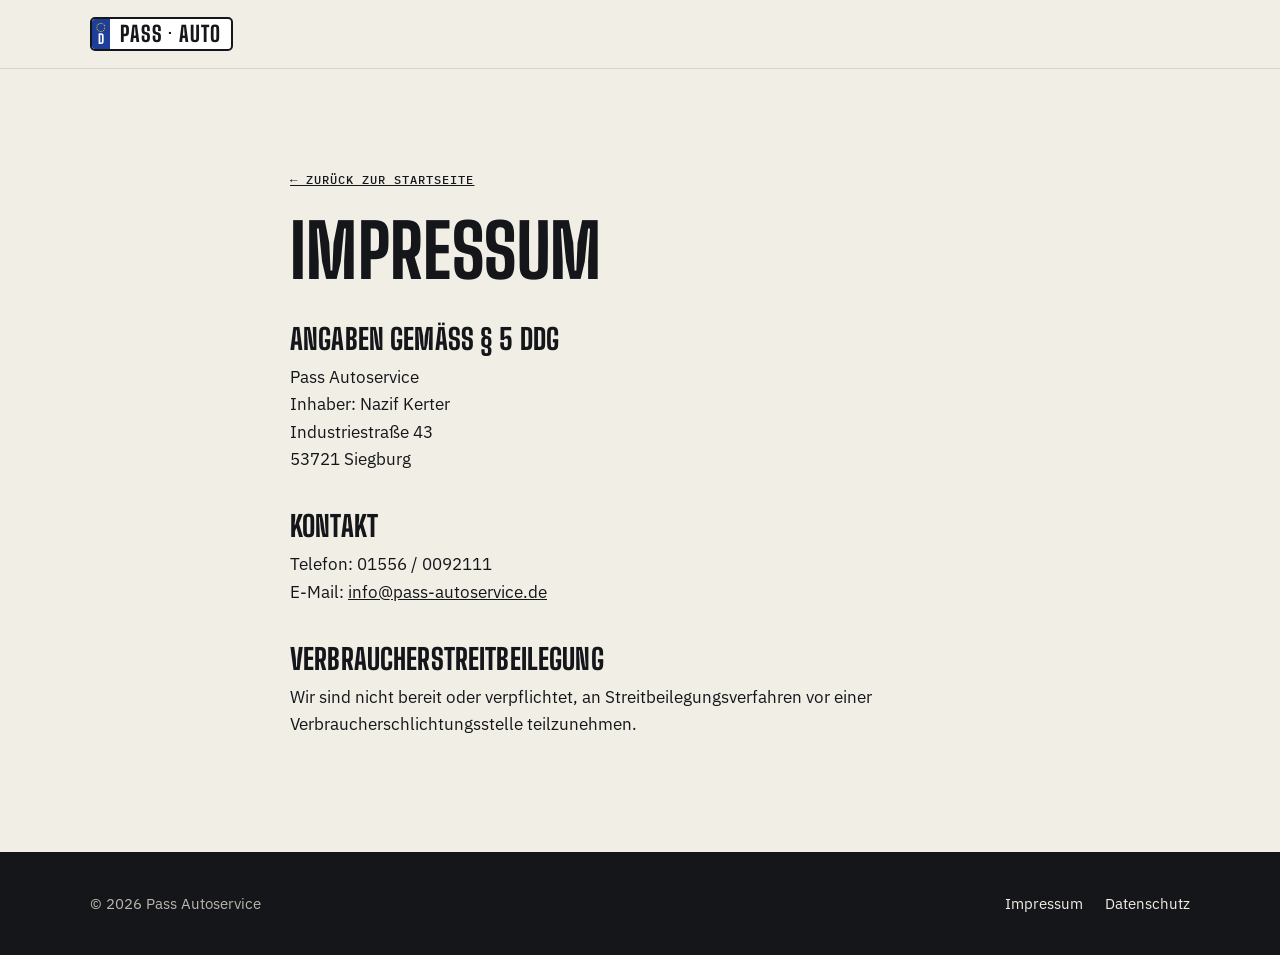
<file: public/impressum.html>
<!doctype html>
<html lang="de">
<head>
  <meta charset="utf-8">
  <meta name="viewport" content="width=device-width, initial-scale=1">
  <title>Impressum – Pass Autoservice</title>
  <meta name="robots" content="noindex, follow">
  <link rel="icon" href="assets/img/favicon.svg" type="image/svg+xml">
  <link rel="stylesheet" href="assets/styles.css">
</head>
<body>
<header class="site-header">
  <div class="wrap">
    <a class="plate" href="index.html" aria-label="Pass Autoservice – Startseite">
      <span class="plate__eu" aria-hidden="true">D</span><span class="plate__txt">PASS · AUTO</span>
    </a>
  </div>
</header>

<main class="legal">
  <div class="wrap">
    <a class="back mono" href="index.html">← Zurück zur Startseite</a>
    <h1>Impressum</h1>

    <h2>Angaben gemäß § 5 DDG</h2>
    <p>
      Pass Autoservice<br>
      Inhaber: Nazif Kerter<br>
      Industriestraße 43<br>
      53721 Siegburg
    </p>

    <h2>Kontakt</h2>
    <p>
      Telefon: 01556 / 0092111<br>
      E-Mail: <a href="mailto:info@pass-autoservice.de">info@pass-autoservice.de</a>
    </p>

    <h2>Verbraucherstreitbeilegung</h2>
    <p>Wir sind nicht bereit oder verpflichtet, an Streitbeilegungsverfahren vor einer Verbraucherschlichtungsstelle teilzunehmen.</p>
  </div>
</main>

<footer class="site-footer">
  <div class="wrap">
    <span>© <span data-year>2026</span> Pass Autoservice</span>
    <nav aria-label="Rechtliches"><a href="impressum.html">Impressum</a><a href="datenschutz.html">Datenschutz</a></nav>
  </div>
</footer>
<script src="assets/script.js" defer></script>
</body>
</html>
</file>
<file: public/assets/styles.css>
/* ==========================================================================
   Pass Autoservice – One-Pager
   Fonts lokal gehostet (DSGVO: keine Google-Fonts-CDN-Anfragen)
   ========================================================================== */

@font-face {
  font-family: "Big Shoulders Display";
  src: url("fonts/big-shoulders-display-latin-600-normal.woff2") format("woff2");
  font-weight: 600; font-style: normal; font-display: swap;
}
@font-face {
  font-family: "Big Shoulders Display";
  src: url("fonts/big-shoulders-display-latin-800-normal.woff2") format("woff2");
  font-weight: 800; font-style: normal; font-display: swap;
}
@font-face {
  font-family: "IBM Plex Sans";
  src: url("fonts/ibm-plex-sans-latin-400-normal.woff2") format("woff2");
  font-weight: 400; font-style: normal; font-display: swap;
}
@font-face {
  font-family: "IBM Plex Sans";
  src: url("fonts/ibm-plex-sans-latin-600-normal.woff2") format("woff2");
  font-weight: 600; font-style: normal; font-display: swap;
}
@font-face {
  font-family: "IBM Plex Mono";
  src: url("fonts/ibm-plex-mono-latin-500-normal.woff2") format("woff2");
  font-weight: 500; font-style: normal; font-display: swap;
}

:root {
  --paper: #f1eee6;
  --paper-2: #e7e2d6;
  --ink: #15161a;
  --ink-2: #26282e;
  --muted: #5d5f66;
  --line: #15161a1f;
  --signal: #f6a800;        /* Signalgelb, RAL 1003 */
  --signal-ink: #1a1400;
  --plate-blue: #1d3f9a;

  --display: "Big Shoulders Display", "Arial Narrow", sans-serif;
  --body: "IBM Plex Sans", system-ui, sans-serif;
  --mono: "IBM Plex Mono", ui-monospace, monospace;

  --wrap: 1180px;
  --gutter: clamp(16px, 4vw, 40px);
  --radius: 4px;
}

*, *::before, *::after { box-sizing: border-box; }
html { scroll-behavior: smooth; scroll-padding-top: 84px; -webkit-text-size-adjust: 100%; }
body {
  margin: 0;
  background: var(--paper);
  color: var(--ink);
  font: 400 1.0625rem/1.6 var(--body);
  -webkit-font-smoothing: antialiased;
}
img, svg { display: block; max-width: 100%; }
a { color: inherit; }
h1, h2, h3 { font-family: var(--display); font-weight: 800; line-height: .92; letter-spacing: .005em; margin: 0; text-transform: uppercase; }
p { margin: 0 0 1em; }

.wrap { width: 100%; max-width: var(--wrap); margin: 0 auto; padding: 0 var(--gutter); }
.mono { font-family: var(--mono); font-weight: 500; font-size: .78rem; letter-spacing: .08em; text-transform: uppercase; }
.sr-only { position: absolute; width: 1px; height: 1px; overflow: hidden; clip: rect(0 0 0 0); white-space: nowrap; }

/* Platzhalter sichtbar markieren – Klasse "ph" entfernen, sobald echte Daten drin sind */
.ph {
  background: repeating-linear-gradient(-45deg, #f6a80033 0 6px, transparent 6px 12px);
  outline: 1px dashed #c98a00;
  outline-offset: 1px;
}

/* ---------- Kennzeichen-Logo ---------- */
.plate {
  display: inline-flex; align-items: stretch;
  border: 2px solid var(--ink); border-radius: 5px;
  background: #fff; color: var(--ink);
  font-family: var(--display); font-weight: 800; text-decoration: none;
  line-height: 1; overflow: hidden;
}
.plate__eu {
  background: var(--plate-blue); color: #fff;
  display: grid; place-items: end center;
  padding: 4px 5px 3px; font-size: .62em; letter-spacing: 0;
  position: relative; min-width: 1.35em;
}
.plate__eu::before {
  content: ""; position: absolute; top: 4px; left: 50%; translate: -50% 0;
  width: .7em; height: .7em; border-radius: 50%;
  border: 1.5px dotted #ffd200;
}
.plate__txt { padding: 5px 10px 4px; font-size: 1em; letter-spacing: .04em; white-space: nowrap; }

/* ---------- Buttons ---------- */
.btn {
  display: inline-flex; align-items: center; gap: .6em;
  padding: .95em 1.35em; border-radius: var(--radius);
  font: 600 1rem/1 var(--body); text-decoration: none;
  border: 2px solid var(--ink);
  transition: transform .18s ease, background-color .18s ease, color .18s ease, box-shadow .18s ease;
  cursor: pointer;
}
.btn svg { width: 1.15em; height: 1.15em; flex: none; }
.btn--signal { background: var(--signal); color: var(--signal-ink); box-shadow: 4px 4px 0 var(--ink); }
.btn--signal:hover { transform: translate(-2px, -2px); box-shadow: 6px 6px 0 var(--ink); }
.btn--ghost { background: transparent; color: var(--ink); }
.btn--ghost:hover { background: var(--ink); color: var(--paper); }
.btn:active { transform: translate(2px, 2px); box-shadow: 1px 1px 0 var(--ink); }
.btn:focus-visible, a:focus-visible { outline: 3px solid var(--signal); outline-offset: 3px; }

/* ---------- Header ---------- */
.site-header {
  position: sticky; top: 0; z-index: 50;
  background: color-mix(in srgb, var(--paper) 88%, transparent);
  backdrop-filter: blur(10px); -webkit-backdrop-filter: blur(10px);
  border-bottom: 1px solid var(--line);
}
.site-header .wrap { display: flex; align-items: center; justify-content: space-between; gap: 20px; height: 68px; }
.site-header .plate { font-size: 1.35rem; }
.nav { display: flex; align-items: center; gap: 28px; }
.nav a:not(.btn) { text-decoration: none; font-weight: 600; font-size: .95rem; position: relative; }
.nav a:not(.btn)::after {
  content: ""; position: absolute; left: 0; right: 0; bottom: -4px; height: 2px;
  background: var(--signal); transform: scaleX(0); transform-origin: left; transition: transform .2s ease;
}
.nav a:not(.btn):hover::after { transform: scaleX(1); }
.nav .btn { padding: .7em 1em; font-size: .92rem; box-shadow: 3px 3px 0 var(--ink); }

/* ---------- Hero ---------- */
.hero { padding: clamp(40px, 7vw, 96px) 0 clamp(48px, 7vw, 88px); position: relative; overflow: hidden; }
.hero::before { /* technisches Raster */
  content: ""; position: absolute; inset: 0; pointer-events: none;
  background-image:
    linear-gradient(var(--line) 1px, transparent 1px),
    linear-gradient(90deg, var(--line) 1px, transparent 1px);
  background-size: 48px 48px;
  mask-image: radial-gradient(ellipse 80% 70% at 70% 40%, #000 20%, transparent 75%);
  -webkit-mask-image: radial-gradient(ellipse 80% 70% at 70% 40%, #000 20%, transparent 75%);
}
.hero .wrap { display: grid; grid-template-columns: 1.15fr .85fr; gap: clamp(32px, 5vw, 72px); align-items: center; position: relative; }
.hero__kicker { display: inline-flex; align-items: center; gap: 10px; margin-bottom: 22px; }
.hero__kicker::before { content: ""; width: 28px; height: 2px; background: var(--ink); }
.hero h1 { font-size: clamp(3.4rem, 9.5vw, 7.6rem); }
.hero h1 .hl { color: var(--ink); background: linear-gradient(transparent 58%, var(--signal) 58% 90%, transparent 90%); padding: 0 .06em; }
.hero__lead { font-size: clamp(1.08rem, 1.6vw, 1.25rem); max-width: 34ch; margin: 26px 0 34px; color: var(--ink-2); }
.hero__cta { display: flex; flex-wrap: wrap; gap: 14px; }

/* Foto + Auftragsticket */
.hero__media { position: relative; }
.photo {
  aspect-ratio: 4 / 5; width: 100%; border-radius: var(--radius);
  background:
    repeating-linear-gradient(-45deg, #ffffff0d 0 10px, transparent 10px 20px),
    linear-gradient(160deg, #2b2e35, #121316);
  color: #ffffffb3; display: grid; place-items: center; text-align: center; padding: 24px;
  border: 2px solid var(--ink); object-fit: cover;
}
img.photo { padding: 0; height: auto; }
.hero__media img.photo { object-position: 50% 80%; }
.hero__media .ticket {
  position: absolute; left: -36px; bottom: 28px; width: min(270px, 80%);
  background: #fff; border: 2px solid var(--ink); border-radius: var(--radius);
  box-shadow: 6px 6px 0 var(--ink); padding: 16px 18px 14px; transform: rotate(-2.5deg);
}
.ticket__head { padding-right: 56px; display: flex; justify-content: space-between; border-bottom: 2px dashed var(--line); padding-bottom: 8px; margin-bottom: 10px; color: var(--muted); }
.ticket__row { display: flex; justify-content: space-between; gap: 10px; font-size: .92rem; padding: 3px 0; }
.ticket__row b { font-weight: 600; }
.ticket__stamp {
  position: absolute; right: -14px; top: -18px; transform: rotate(9deg);
  background: var(--signal); border: 2px solid var(--ink); border-radius: 50%;
  width: 74px; height: 74px; display: grid; place-items: center; text-align: center;
  font: 800 .95rem/1 var(--display); text-transform: uppercase;
}

/* ---------- Laufband ---------- */
.ticker { background: var(--ink); color: var(--paper); overflow: hidden; border-block: 2px solid var(--ink); }
.ticker__track { display: flex; width: max-content; animation: ticker 38s linear infinite; }
.ticker__track span {
  font: 800 clamp(1.4rem, 2.6vw, 2rem)/1 var(--display); text-transform: uppercase;
  padding: 18px 0; display: inline-flex; align-items: center; white-space: nowrap;
}
.ticker__track span::after { content: "✱"; color: var(--signal); margin: 0 28px; font-size: .8em; }
@keyframes ticker { to { transform: translateX(-50%); } }

/* ---------- Sektionen ---------- */
.section { padding: clamp(72px, 10vw, 128px) 0; }
.section__head { display: grid; grid-template-columns: auto 1fr; gap: 10px 28px; align-items: end; margin-bottom: clamp(36px, 5vw, 60px); }
.section__num { font: 800 clamp(3.5rem, 8vw, 6rem)/.8 var(--display); color: transparent; -webkit-text-stroke: 2px var(--ink); grid-row: span 2; }
.section__head h2 { font-size: clamp(2.4rem, 5.5vw, 4.2rem); }
.section__head p { color: var(--muted); max-width: 52ch; margin: 0; }

/* Leistungen – Checkliste */
.services { display: grid; grid-template-columns: repeat(4, 1fr); border-top: 2px solid var(--ink); border-left: 2px solid var(--ink); }
.service {
  border-right: 2px solid var(--ink); border-bottom: 2px solid var(--ink);
  padding: 26px 22px 28px; background: var(--paper); position: relative;
  transition: background-color .2s ease;
}
.service:hover { background: #fff; }
.service:hover .service__icon { background: var(--signal); }
.service__top { display: flex; justify-content: space-between; align-items: start; margin-bottom: 30px; }
.service__icon {
  width: 52px; height: 52px; border: 2px solid var(--ink); border-radius: 50%;
  display: grid; place-items: center; transition: background-color .2s ease;
}
.service__icon svg { width: 26px; height: 26px; }
.service h3 { font-size: 1.7rem; margin-bottom: 10px; }
.service p { font-size: .95rem; color: var(--muted); margin: 0; }
.services__note { margin-top: 22px; color: var(--muted); font-size: .95rem; }

/* Über uns – dunkel */
.dark { background: var(--ink); color: var(--paper); }
.dark .section__num { -webkit-text-stroke-color: var(--paper); }
.dark .section__head p, .dark .muted { color: #b9b6ad; }
.about { display: grid; grid-template-columns: .9fr 1.1fr; gap: clamp(32px, 6vw, 88px); align-items: start; }
.about .photo { aspect-ratio: 5 / 4; border-color: #ffffff2e; }
.about__text p { font-size: 1.12rem; }
.facts { display: grid; grid-template-columns: repeat(3, 1fr); gap: 0; margin-top: 36px; border-top: 1px solid #ffffff2e; }
.fact { padding: 22px 16px 0 0; }
.fact + .fact { padding-left: 18px; border-left: 1px solid #ffffff2e; }
.fact__val { font: 800 clamp(2.4rem, 4.5vw, 3.4rem)/1 var(--display); color: var(--signal); }
.fact__lbl { margin-top: 8px; color: #b9b6ad; }

/* Einblicke – Galerie */
.gallery { display: grid; grid-template-columns: repeat(4, 1fr); gap: 18px; }
.gallery figure { margin: 0; position: relative; border: 2px solid var(--ink); border-radius: var(--radius); overflow: hidden; background: var(--ink); }
.gallery img { width: 100%; height: auto; aspect-ratio: 4 / 5; object-fit: cover; transition: transform .5s cubic-bezier(.2,.7,.2,1); }
.gallery figure:hover img { transform: scale(1.04); }
.gallery figcaption {
  position: absolute; left: 10px; bottom: 10px;
  background: var(--signal); color: var(--signal-ink); border: 2px solid var(--ink); padding: 5px 8px;
}

/* Ablauf */
.steps { display: grid; grid-template-columns: repeat(3, 1fr); gap: 20px; counter-reset: step; }
.step { border: 2px solid var(--ink); border-radius: var(--radius); padding: 28px 24px; background: #fff; position: relative; }
.step::before {
  counter-increment: step; content: "0" counter(step);
  font: 800 1rem/1 var(--mono); position: absolute; top: -13px; left: 20px;
  background: var(--signal); border: 2px solid var(--ink); padding: 4px 8px;
}
.step h3 { font-size: 1.8rem; margin: 6px 0 10px; }
.step p { margin: 0; color: var(--muted); }

/* Kontakt */
.contact { background: var(--paper-2); border-top: 2px solid var(--ink); }
.contact__grid { display: grid; grid-template-columns: 1.1fr .9fr; gap: clamp(32px, 5vw, 64px); }
.bigphone {
  display: inline-block; font: 800 clamp(2.6rem, 7vw, 5.2rem)/1 var(--display);
  text-decoration: none; letter-spacing: .01em; margin: 8px 0 22px;
  background: linear-gradient(transparent 62%, var(--signal) 62% 92%, transparent 92%);
}
.contact__lines { display: grid; gap: 18px; margin: 30px 0 34px; }
.contact__line { display: grid; grid-template-columns: 110px 1fr; gap: 12px; border-top: 1px solid var(--line); padding-top: 14px; }
.contact__line .mono { color: var(--muted); padding-top: 3px; }
.contact__line a { text-decoration-thickness: 1px; text-underline-offset: 3px; }

.hours { background: #fff; border: 2px solid var(--ink); border-radius: var(--radius); box-shadow: 8px 8px 0 var(--ink); }
.hours__head { display: flex; justify-content: space-between; align-items: center; padding: 18px 22px; border-bottom: 2px solid var(--ink); }
.hours__head h3 { font-size: 1.9rem; }
.hours table { width: 100%; border-collapse: collapse; }
.hours td { padding: 13px 22px; border-bottom: 1px solid var(--line); }
.hours tr:last-child td { border-bottom: 0; }
.hours td:last-child { text-align: right; font-variant-numeric: tabular-nums; }
.hours tr.is-today td { background: var(--signal); font-weight: 600; }
.hours tr.is-today td:first-child::after { content: " · heute"; font-family: var(--mono); font-size: .75rem; text-transform: uppercase; }
.hours__foot { padding: 14px 22px; border-top: 2px solid var(--ink); font-size: .9rem; color: var(--muted); }

/* Anfahrt – Karte lädt erst nach Klick */
.map {
  margin-top: clamp(48px, 7vw, 80px); aspect-ratio: 16 / 7; scroll-margin-top: 88px;
  border: 2px solid var(--ink); border-radius: var(--radius); box-shadow: 8px 8px 0 var(--ink);
  overflow: hidden; color: var(--paper);
  background:
    repeating-linear-gradient(-45deg, #ffffff0d 0 10px, transparent 10px 20px),
    linear-gradient(160deg, #2b2e35, #121316);
}
.map iframe { display: block; width: 100%; height: 100%; border: 0; }
.map__consent { height: 100%; display: grid; place-content: center; justify-items: center; gap: 14px; padding: 28px var(--gutter); text-align: center; }
.map__consent h3 { font-size: clamp(2rem, 4vw, 3rem); }
.map__consent p { margin: 0; color: #b9b6ad; }
.map__consent .btn--ghost { color: var(--paper); border-color: var(--paper); }
.map__consent .btn--ghost:hover { background: var(--paper); color: var(--ink); }
.map__note { font-size: .85rem; max-width: 46ch; }

/* Footer */
.site-footer { background: var(--ink); color: #b9b6ad; padding: 40px 0 calc(40px + env(safe-area-inset-bottom)); font-size: .92rem; }
.site-footer .wrap { display: flex; flex-wrap: wrap; justify-content: space-between; align-items: center; gap: 20px; }
.site-footer nav { display: flex; gap: 22px; }
.site-footer a { color: var(--paper); text-decoration: none; }
.site-footer a:hover { color: var(--signal); }
.site-footer .plate { font-size: 1.1rem; border-color: var(--paper); }

/* Mobile Anruf-Leiste */
.callbar { display: none; }

/* ---------- Rechtliche Seiten ---------- */
.legal { padding: clamp(48px, 8vw, 96px) 0; }
.legal .wrap { max-width: 780px; }
.legal h1 { font-size: clamp(2.8rem, 7vw, 4.6rem); margin-bottom: 32px; }
.legal h2 { font-size: 1.8rem; margin: 40px 0 12px; }
.legal .back { display: inline-block; margin-bottom: 28px; }

/* ---------- Einblenden beim Scrollen ---------- */
.reveal { opacity: 0; transform: translateY(18px); transition: opacity .6s ease, transform .6s cubic-bezier(.2,.7,.2,1); }
.reveal.is-in { opacity: 1; transform: none; }
.no-js .reveal { opacity: 1; transform: none; }

.hero .reveal-load { animation: rise .8s cubic-bezier(.2,.7,.2,1) both; }
.hero .reveal-load:nth-child(2) { animation-delay: .08s; }
.hero .reveal-load:nth-child(3) { animation-delay: .16s; }
.hero .reveal-load:nth-child(4) { animation-delay: .24s; }
.hero__media.reveal-load { animation-delay: .2s; }
@keyframes rise { from { opacity: 0; transform: translateY(22px); } }

@media (prefers-reduced-motion: reduce) {
  html { scroll-behavior: auto; }
  *, *::before, *::after { animation: none !important; transition: none !important; }
  .reveal { opacity: 1; transform: none; }
}

/* ---------- Responsive ---------- */
@media (max-width: 1000px) {
  .services, .gallery { grid-template-columns: repeat(2, 1fr); }
}
@media (max-width: 860px) {
  .nav a:not(.btn) { display: none; }
  .hero .wrap, .about, .contact__grid { grid-template-columns: 1fr; }
  .hero__media { width: 100%; max-width: 520px; justify-self: end; }
  .ticket { left: -12px; }
  .steps { grid-template-columns: 1fr; gap: 28px; }
}
@media (max-width: 600px) {
  body { padding-bottom: 72px; }
  .site-header .plate { font-size: 1.15rem; }
  .nav .btn { display: none; }
  .services { grid-template-columns: 1fr; }
  .service__top { margin-bottom: 18px; }
  .section__head { grid-template-columns: 1fr; }
  .section__num { grid-row: auto; font-size: 3rem; }
  .hero__cta .btn { flex: 1 1 100%; justify-content: center; }
  .hero__media { justify-self: stretch; max-width: none; margin-bottom: 24px; }
  .hero__media .photo { aspect-ratio: 4 / 3; }
  .hero__media   .ticket { left: 10px; bottom: -24px; width: 240px; font-size: .95em; }
  .facts { grid-template-columns: 1fr; }
  .fact + .fact { padding-left: 0; border-left: 0; border-top: 1px solid #ffffff2e; }
  .fact { padding: 18px 0; }
  .contact__line { grid-template-columns: 1fr; gap: 2px; }
  .map { aspect-ratio: auto; min-height: 380px; }
  .map iframe { height: 380px; }
  .ticket__stamp { width: 62px; height: 62px; font-size: .8rem; right: -8px; }
  .site-footer { padding-bottom: calc(110px + env(safe-area-inset-bottom)); }

  .callbar {
    display: grid; grid-template-columns: 1fr 1fr 1fr; position: fixed; z-index: 60;
    left: 0; right: 0; bottom: 0; padding-bottom: env(safe-area-inset-bottom);
    background: var(--ink); border-top: 2px solid var(--ink);
  }
  .callbar a {
    display: flex; flex-direction: column; align-items: center; gap: 4px;
    padding: 10px 4px 11px; color: var(--paper); text-decoration: none;
    font: 600 .78rem/1 var(--body);
  }
  .callbar a svg { width: 22px; height: 22px; }
  .callbar a:first-child { background: var(--signal); color: var(--signal-ink); }
}
</file>
